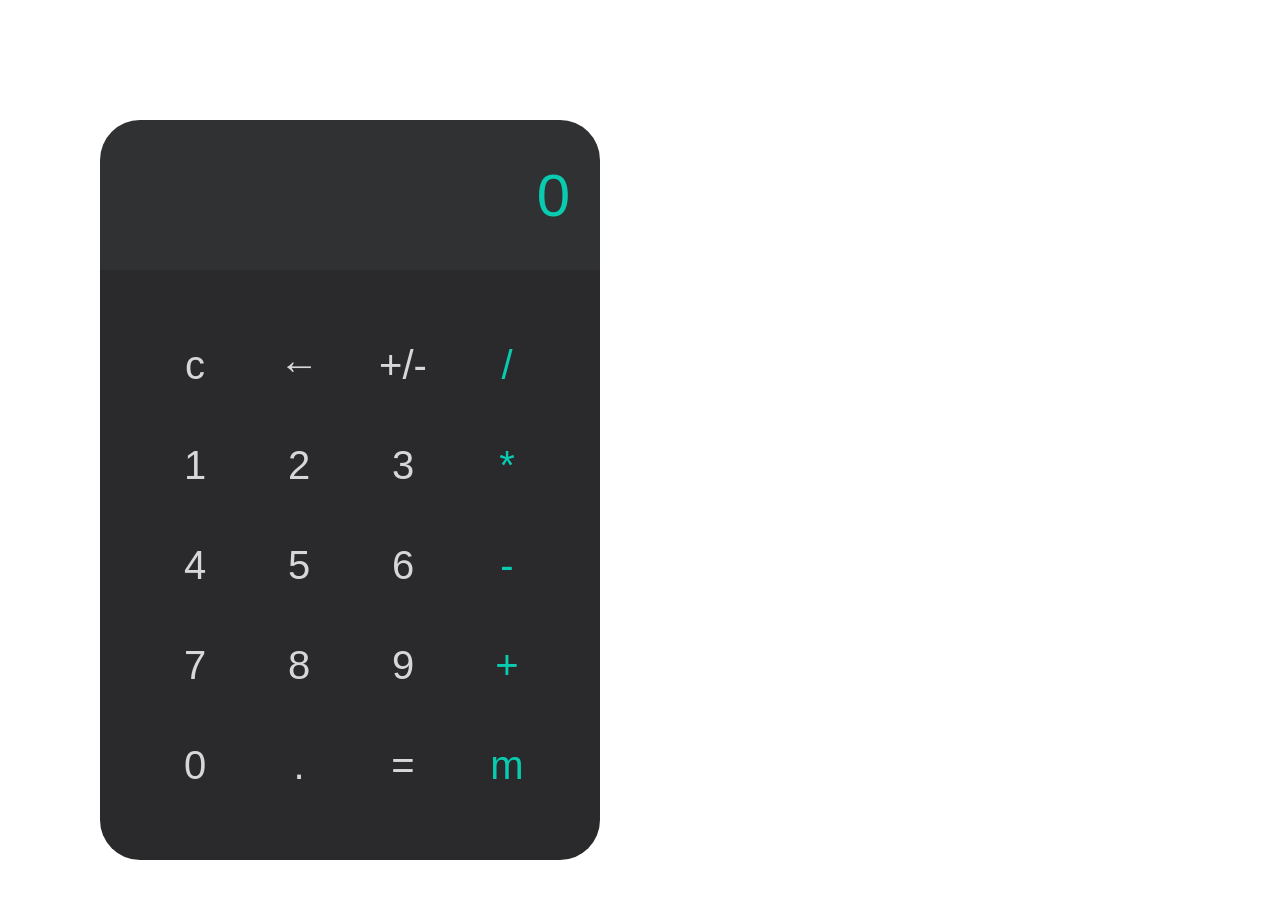
<file: index.html>
<!DOCTYPE html>
<html lang="en">

<head>
    <meta charset="UTF-8">
    <meta name="viewport" content="width=device-width, initial-scale=1.0">
    <title>Calculator</title>
    <link rel="stylesheet" type="text/css" href="calc.css">
    <script type="text/javascript" src="calc.js"></script>
</head>

<!--刷新时执行-->

<body onload="init()">
    <div id="div1">
        <div id="div2">
            <!--输入框默认显示数值0,文本框被禁用-->
            <input type="text" value="" name="num" id="num" />
        </div>
        <div id="div3">
            <input type="button" value="c" name="" id="" />
            <input type="button" value="←" name="" id="" />
            <input type="button" value="+/-" name="" id="" />
            <input type="button" opt="opt" value="/" name="" id="" />
            <input type="button" value="1" name="" id="" />
            <input type="button" value="2" name="" id="" />
            <input type="button" value="3" name="" id="" />
            <input type="button" opt="opt" value="*" name="" id="" />
            <input type="button" value="4" name="" id="" />
            <input type="button" value="5" name="" id="" />
            <input type="button" value="6" name="" id="" />
            <input type="button" opt="opt" value="-" name="" id="" />
            <input type="button" value="7" name="" id="" />
            <input type="button" value="8" name="" id="" />
            <input type="button" value="9" name="" id="" />
            <input type="button" opt="opt" value="+" name="" id="" />
            <input type="button" value="0" name="" id="" />
            <input type="button" value="." name="" id="" />
            <input type="button" value="=" name="" id="" />
            <input type="button" opt="opt" value="m" name="" id="" />
        </div>
    </div>
</body>

</html>
</file>
<file: calc.css>
* {
    margin: 0px;
    padding: 0px;
}


/* div {} */

#div1 {
    width: 500px;
    height: 700px;
    top: 160px;
    left: 100px;
    background-color: rgb(42, 42, 44);
    border-radius: 0px 0px 40px 40px;
    position: absolute;
}


/* 
#div2 {
    float: right;
} */

#div3 {
    width: 500px;
    left: 50px;
    position: relative;
}

input[type="button"] {
    color: rgb(215, 215, 217);
    font-size: 40px;
    background-color: rgb(42, 42, 44);
    width: 90px;
    height: 90px;
    margin-right: 10px;
    margin-top: 10px;
    border: 0px;
}

input[opt="opt"] {
    color: rgb(9, 203, 176);
}

input[type="text"] {
    color: rgb(9, 203, 176);
    font-size: 60px;
    width: 500px;
    height: 150px;
    text-align: right;
    top: -40px;
    position: relative;
    border: 0px;
    border-radius: 40px 40px 0px 0px;
    background-color: rgb(48, 49, 50);
    padding-right: 30px;
    box-sizing: border-box;
}

input[type="button"]:hover {
    background-color: rgb(9, 203, 176);
    border-radius: 45px;
}

input[opt="opt"]:hover {
    color: white;
}
</file>
